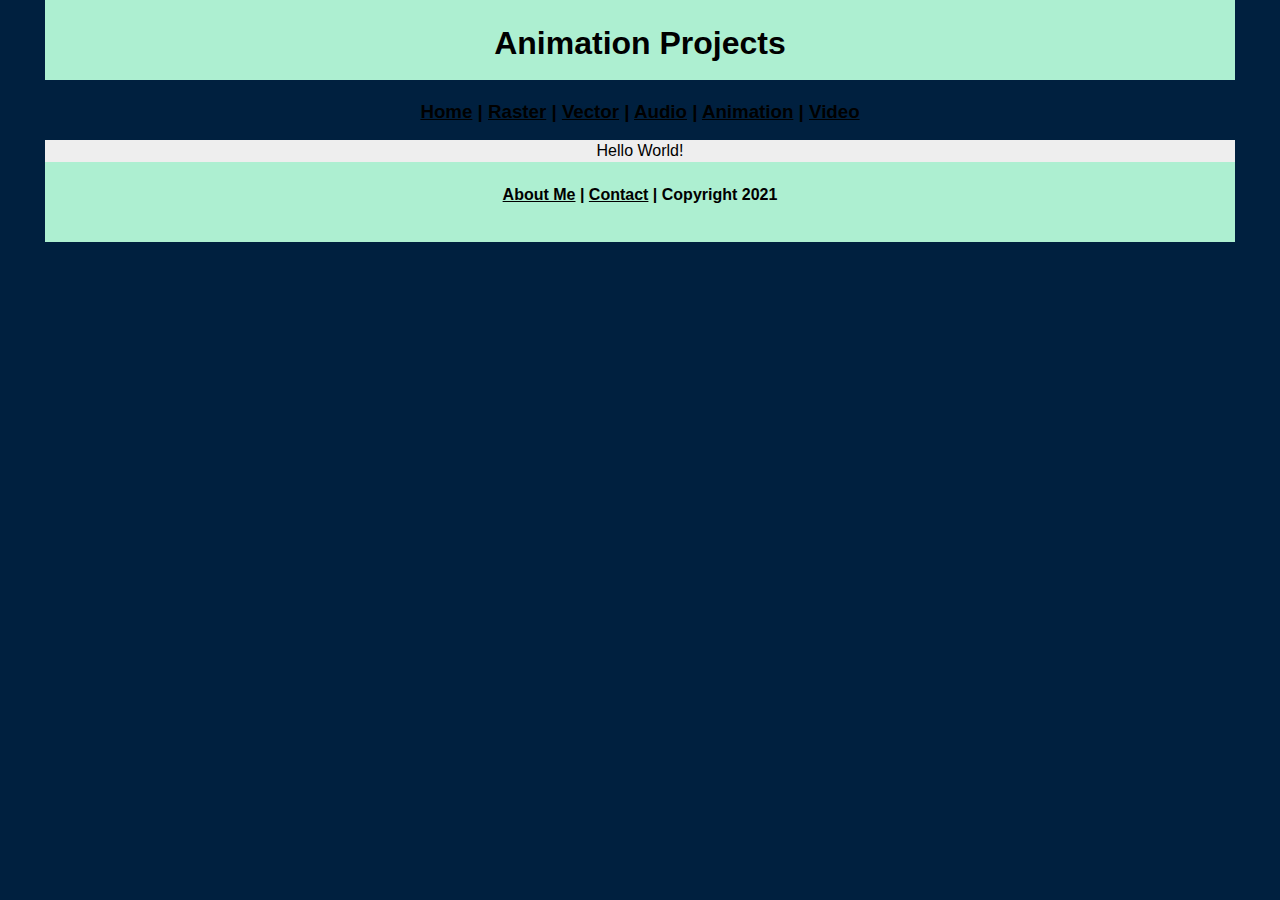
<file: animation/index.html>
<!DOCTYPE html>
<html class="homePage">
<head>
<!-- This is a comment! Text here will be ignored by the browser. -->
<meta charset="UTF-8">
<title>Animation Projects</title>
<link href="../myCSS.css" rel="stylesheet" type="text/css">
</head>
<body>
<div class="container">
<div class="header">
<h1>Animation Projects</h1>
</div>
<div class="nav">
<h3><a href="../index.html">Home</a> | <a href="../raster/index.html">Raster</a><a> </a> | <a href="../vector/index.html">Vector</a> | <a href="../audio/index.html">Audio</a> | <a href="index.html">Animation</a> | <a href="../video/index.html">Video</a></h3>
</div>
<div class="content">Hello World!</div>
<div class="footer">
<h4><a href="../aboutme.html">About Me</a> | <a href="mailto:leokim9657@gmail.com">Contact</a> | Copyright 2021</h4>
</div>
</div>
</body>
</html>
</file>
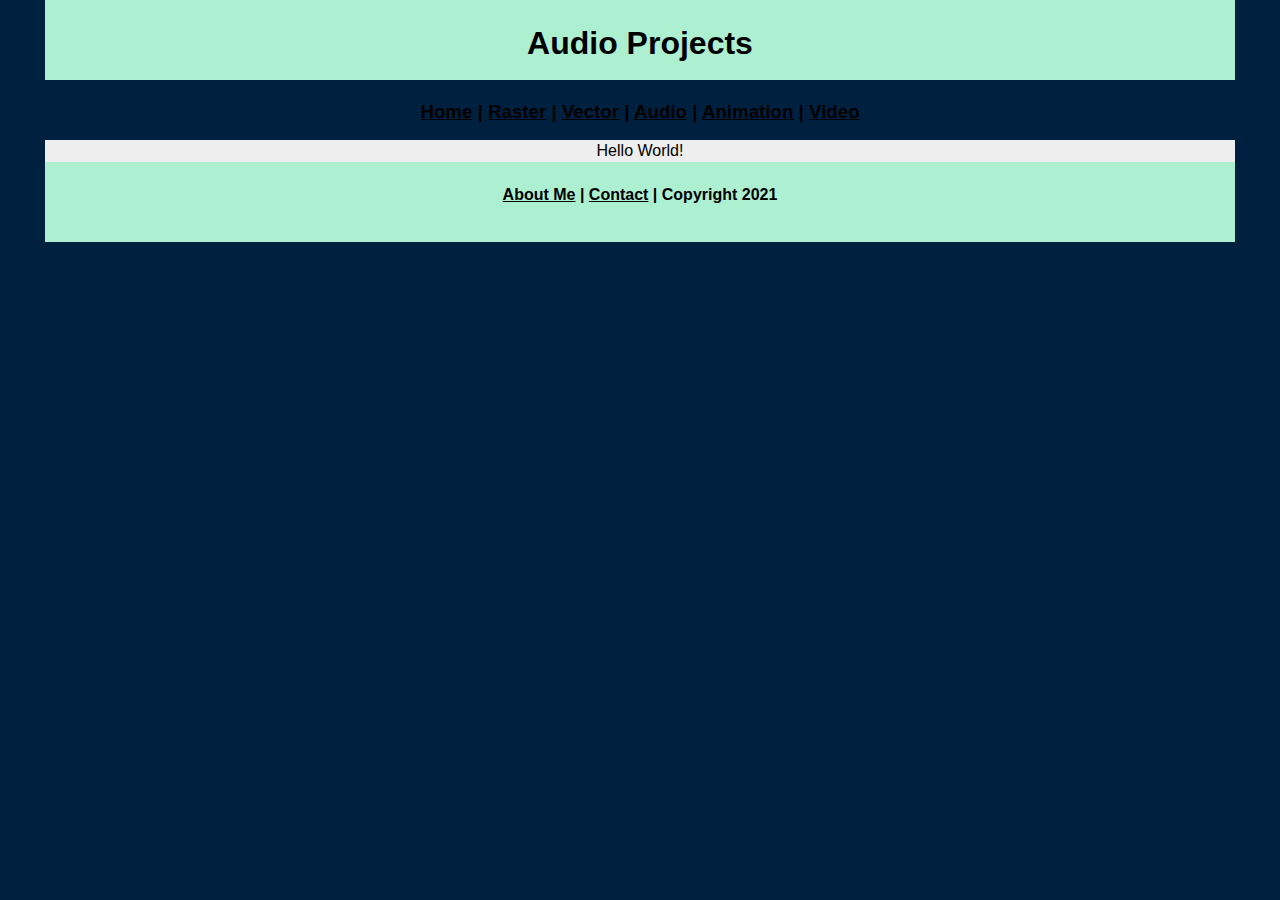
<file: audio/index.html>
<!DOCTYPE html>
<html class="homePage">
<head>
<!-- This is a comment! Text here will be ignored by the browser. -->
<meta charset="UTF-8">
<title>Audio Projects</title>
<link href="../myCSS.css" rel="stylesheet" type="text/css">
</head>
<body>
<div class="container">
<div class="header">
<h1>Audio Projects</h1>
</div>
<div class="nav">
<h3><a href="../index.html">Home</a> | <a href="../index.html">Raster</a><a> </a> | <a href="../vector/index.html">Vector</a> | <a href="index.html">Audio</a> | <a href="../animation/index.html">Animation</a> | <a href="../video/index.html">Video</a></h3>
</div>
<div class="content">Hello World!</div>
<div class="footer">
<h4><a href="../aboutme.html">About Me</a> | <a href="mailto:leokim9657@gmail.com">Contact</a> | Copyright 2021</h4>
</div>
</div>
</body>
</html>
</file>
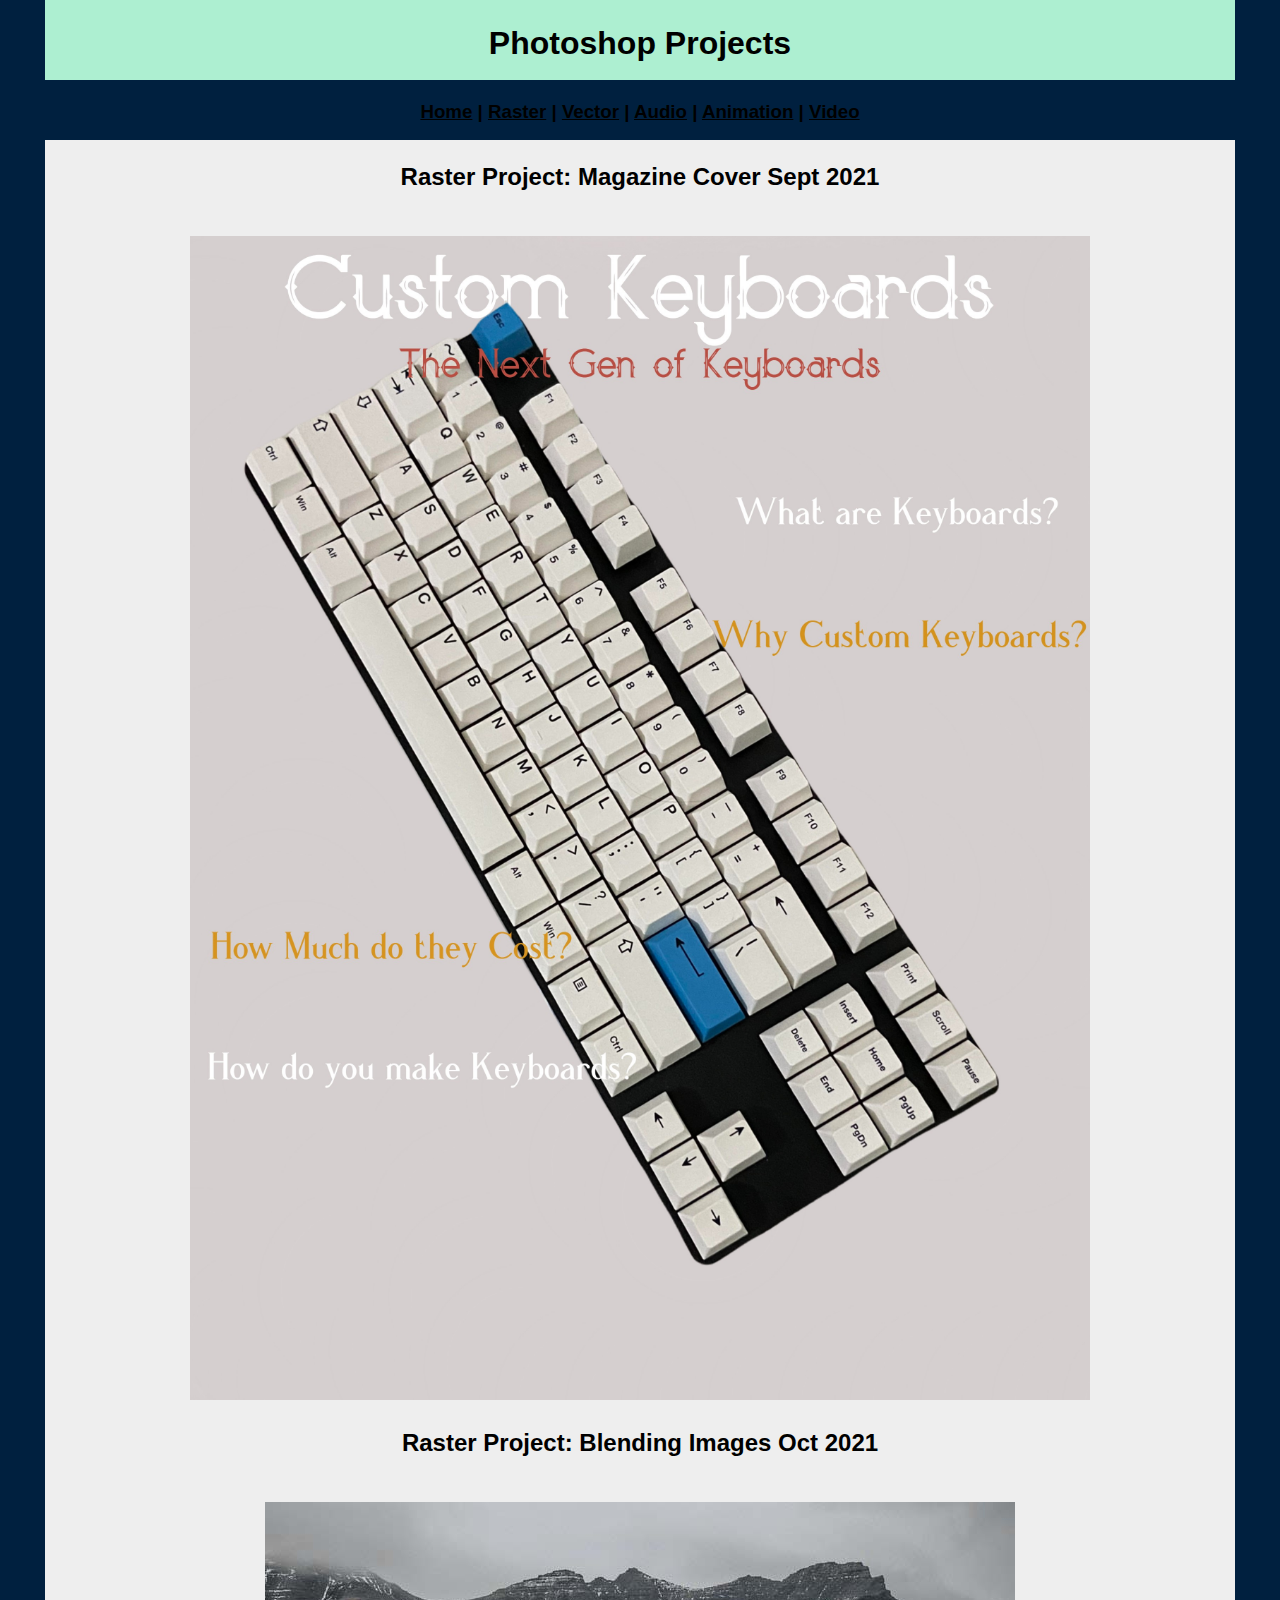
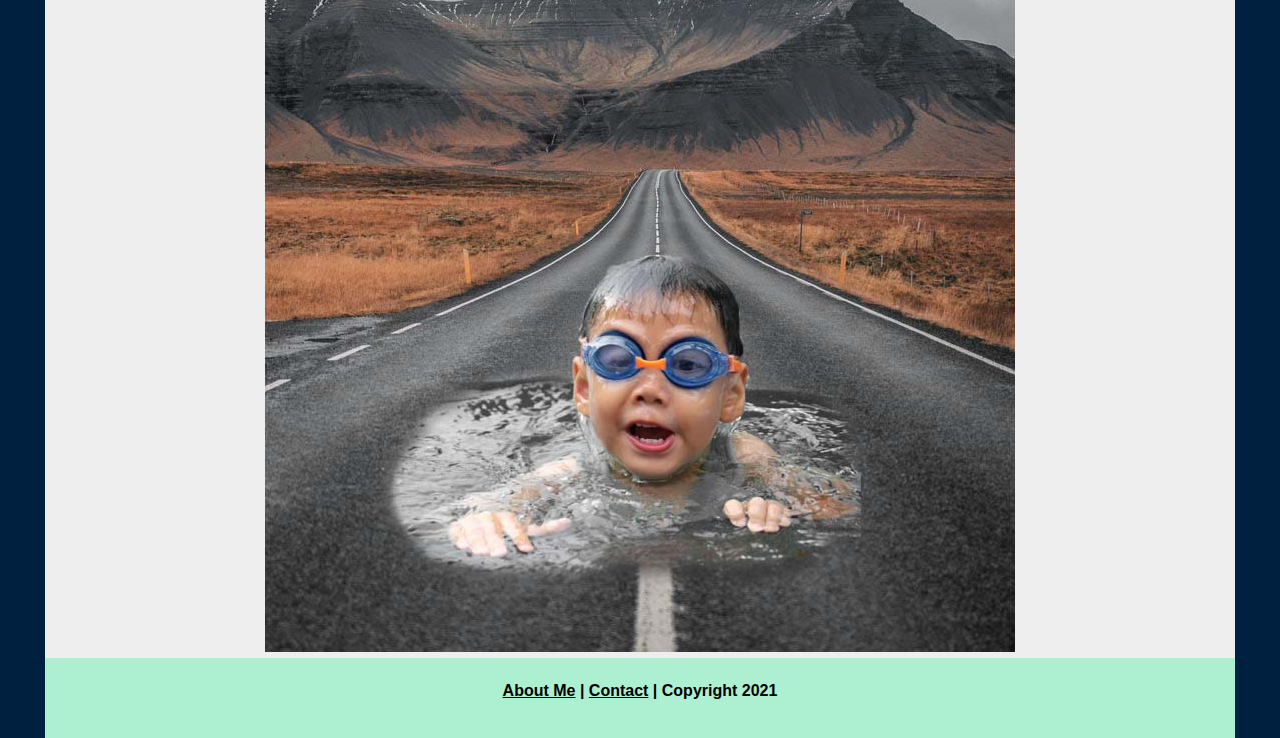
<file: raster/index.html>
<!DOCTYPE html>
<html class="homePage">
<head>
<!-- This is a comment! Text here will be ignored by the browser. -->
<meta charset="UTF-8">
<title>Raster Projects</title>
<link href="../myCSS.css" rel="stylesheet" type="text/css">
</head>
<body>
<div class="container">
<div class="header">
<h1>Photoshop Projects</h1>
</div>
<div class="nav">
<h3><a href="../index.html">Home</a> | <a href="index.html">Raster</a><a> </a> | <a href="../vector/index.html">Vector</a> | <a href="../audio/index.html">Audio</a> | <a href="../animation/index.html">Animation</a> | <a href="../video/index.html">Video</a></h3>
</div>
<div class="content">
  <h2>Raster Project: Magazine Cover Sept 2021</h2>
  <br><img src="MagCover.jpg" width="900" height="1164"></br>
  <h2>Raster Project: Blending Images Oct 2021</h2>
  <br><img src="BlendedImage.jpg" width="750" height="750"></br>
</div>
<div class="footer">
<h4><a href="../aboutme.html">About Me</a> | <a href="mailto:leokim9657@gmail.com">Contact</a> | Copyright 2021</h4>
</div>
</div>
</body>
</html>
</file>
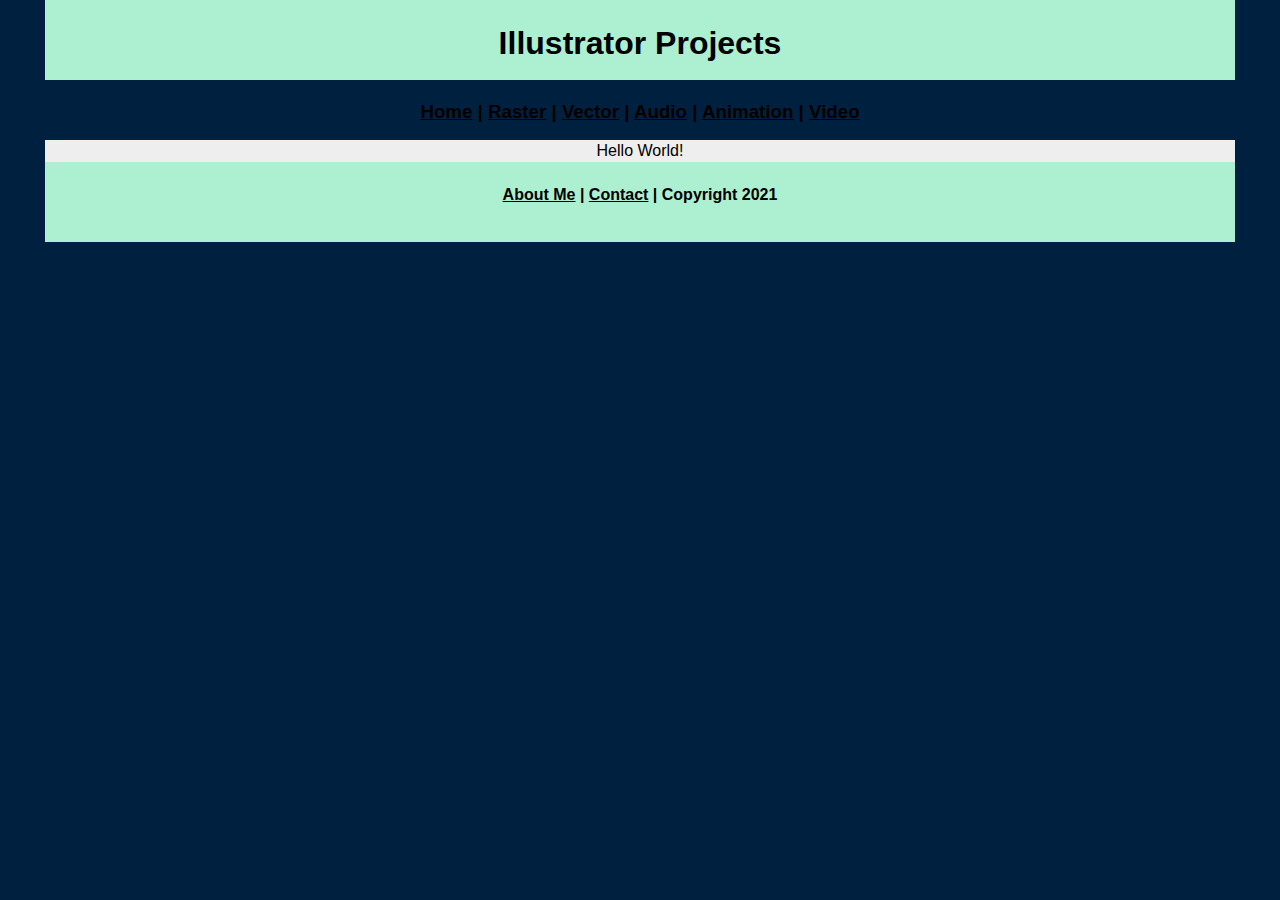
<file: vector/index.html>
<!DOCTYPE html>
<html class="homePage">
<head>
<!-- This is a comment! Text here will be ignored by the browser. -->
<meta charset="UTF-8">
<title>Vector Projects</title>
<link href="../myCSS.css" rel="stylesheet" type="text/css">
</head>
<body>
<div class="container">
<div class="header">
<h1>Illustrator Projects</h1>
</div>
<div class="nav">
<h3><a href="../index.html">Home</a> | <a href="../index.html">Raster</a><a> </a> | <a href="index.html">Vector</a> | <a href="../audio/index.html">Audio</a> | <a href="../animation/index.html">Animation</a> | <a href="../video/index.html">Video</a></h3>
</div>
<div class="content">Hello World!</div>
<div class="footer">
<h4><a href="../aboutme.html">About Me</a> | <a href="mailto:leokim9657@gmail.com">Contact</a> | Copyright 2021</h4>
</div>
</div>
</body>
</html>
</file>
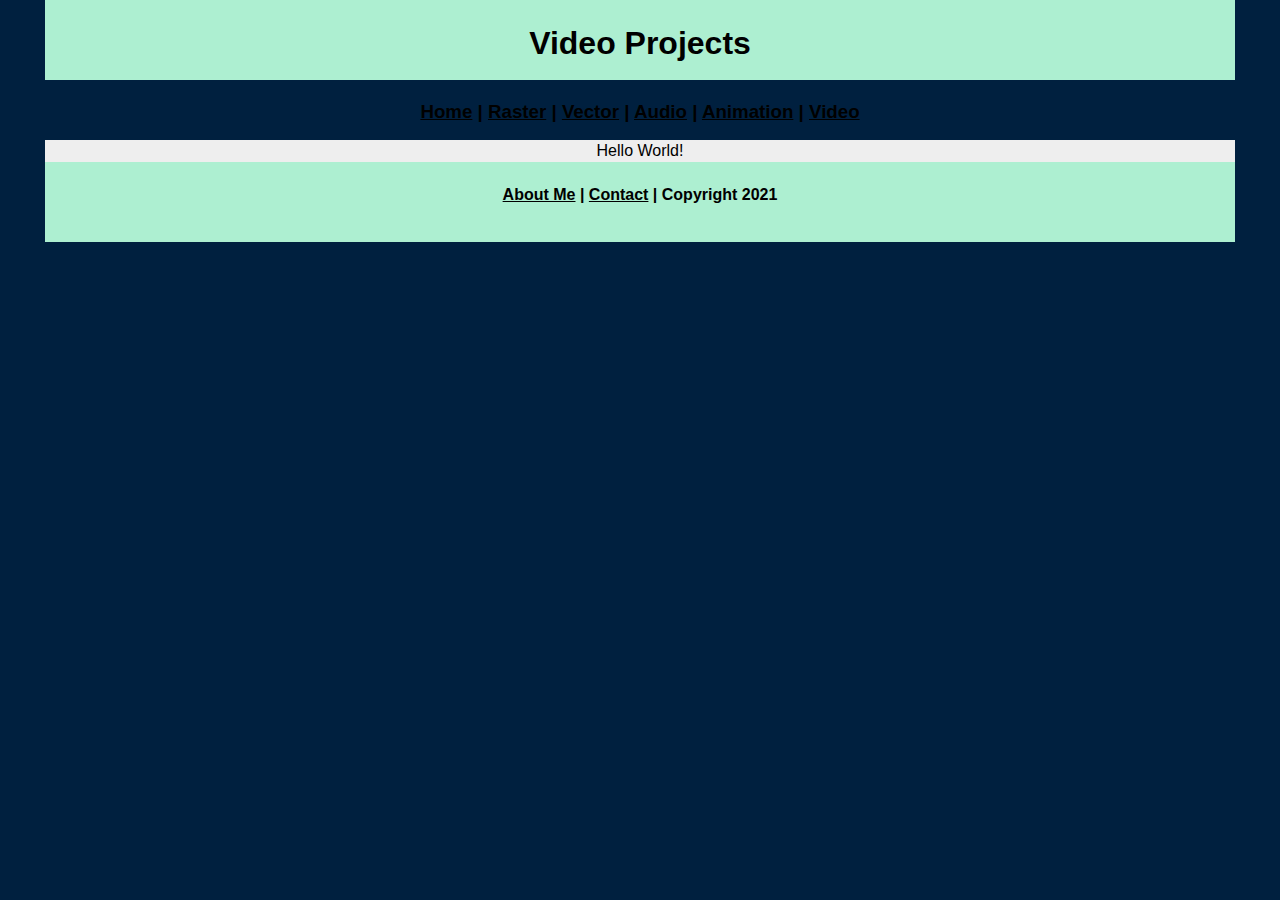
<file: video/index.html>
<!DOCTYPE html>
<html class="homePage">
<head>
<!-- This is a comment! Text here will be ignored by the browser. -->
<meta charset="UTF-8">
<title>Video Projects</title>
<link href="../myCSS.css" rel="stylesheet" type="text/css">
</head>
<body>
<div class="container">
<div class="header">
<h1>Video Projects</h1>
</div>
<div class="nav">
<h3><a href="../index.html">Home</a> | <a href="../raster/index.html">Raster</a><a> </a> | <a href="../vector/index.html">Vector</a> | <a href="../audio/index.html">Audio</a> | <a href="../animation/index.html">Animation</a> | <a href="index.html">Video</a></h3>
</div>
<div class="content">Hello World!</div>
<div class="footer">
<h4><a href="../aboutme.html">About Me</a> | <a href="mailto:leokim9657@gmail.com">Contact</a> | Copyright 2021</h4>
</div>
</div>
</body>
</html>
</file>
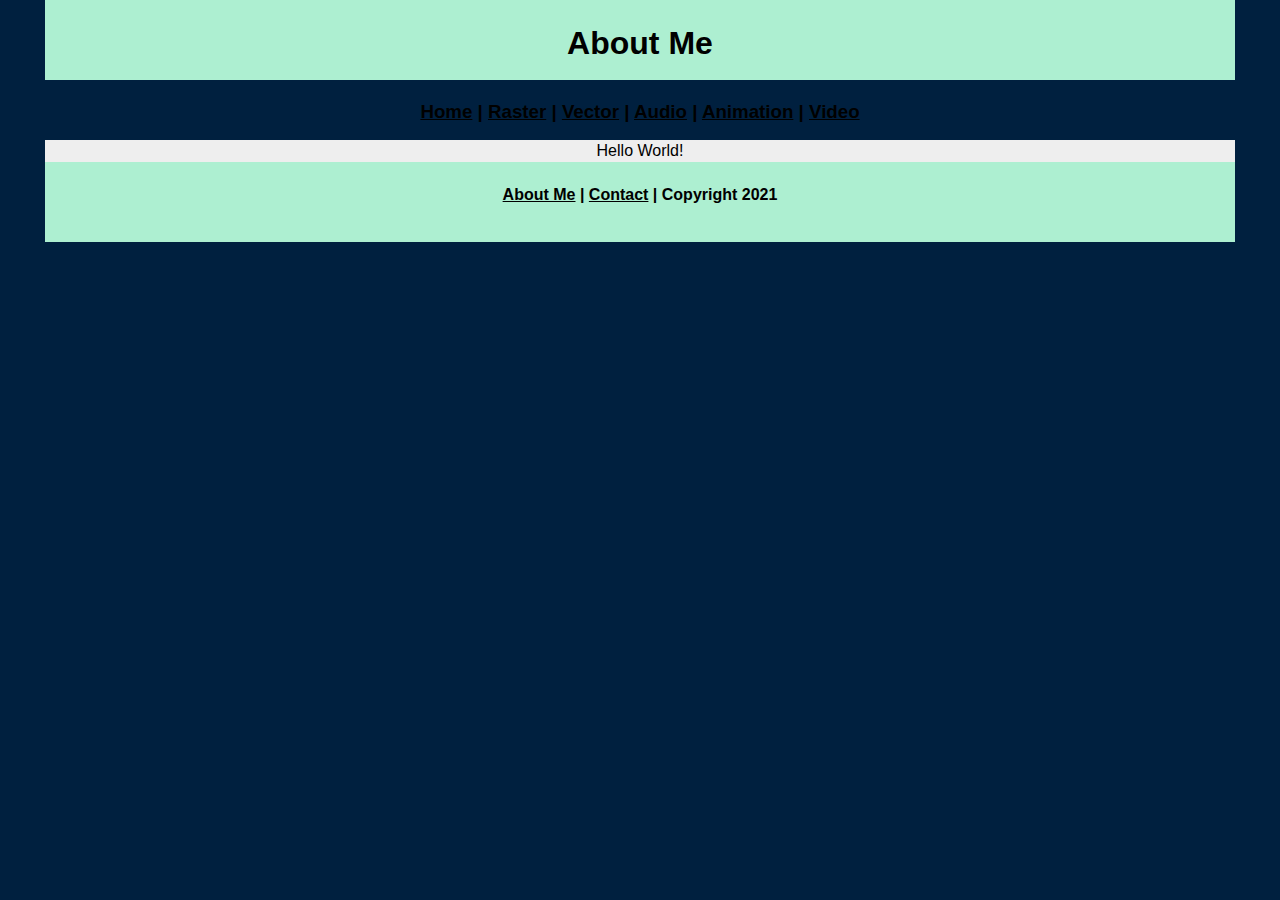
<file: aboutme.html>
<!DOCTYPE html>
<html class="homePage">
<head>
	<!-- This is a comment! Text here will be ignored by the browser. -->
	<meta charset="UTF-8">
	<title>Leo Kim's About Me</title>
	<link href="myCSS.css" rel="stylesheet" type="text/css">
</head>
<body>
<div class="container">
  <div class="header">
  	<h1>About Me</h1>
  </div>
  <div class="nav">
    <h3><a href="index.html">Home</a> | <a href="raster/index.html">Raster</a> | <a href="vector/index.html">Vector</a> | <a href="audio/index.html">Audio</a> | <a href="animation/index.html">Animation</a> | <a href="video/index.html">Video</a></h3>
  </div>
  <div class="content">Hello World!</div>
  <div class="footer">
    <h4><a href="aboutme.html">About Me</a> | <a href="mailto:leokim9657@gmail.com">Contact</a> | Copyright 2021</h4>
  </div>
</div>
</body>
</html>
</file>
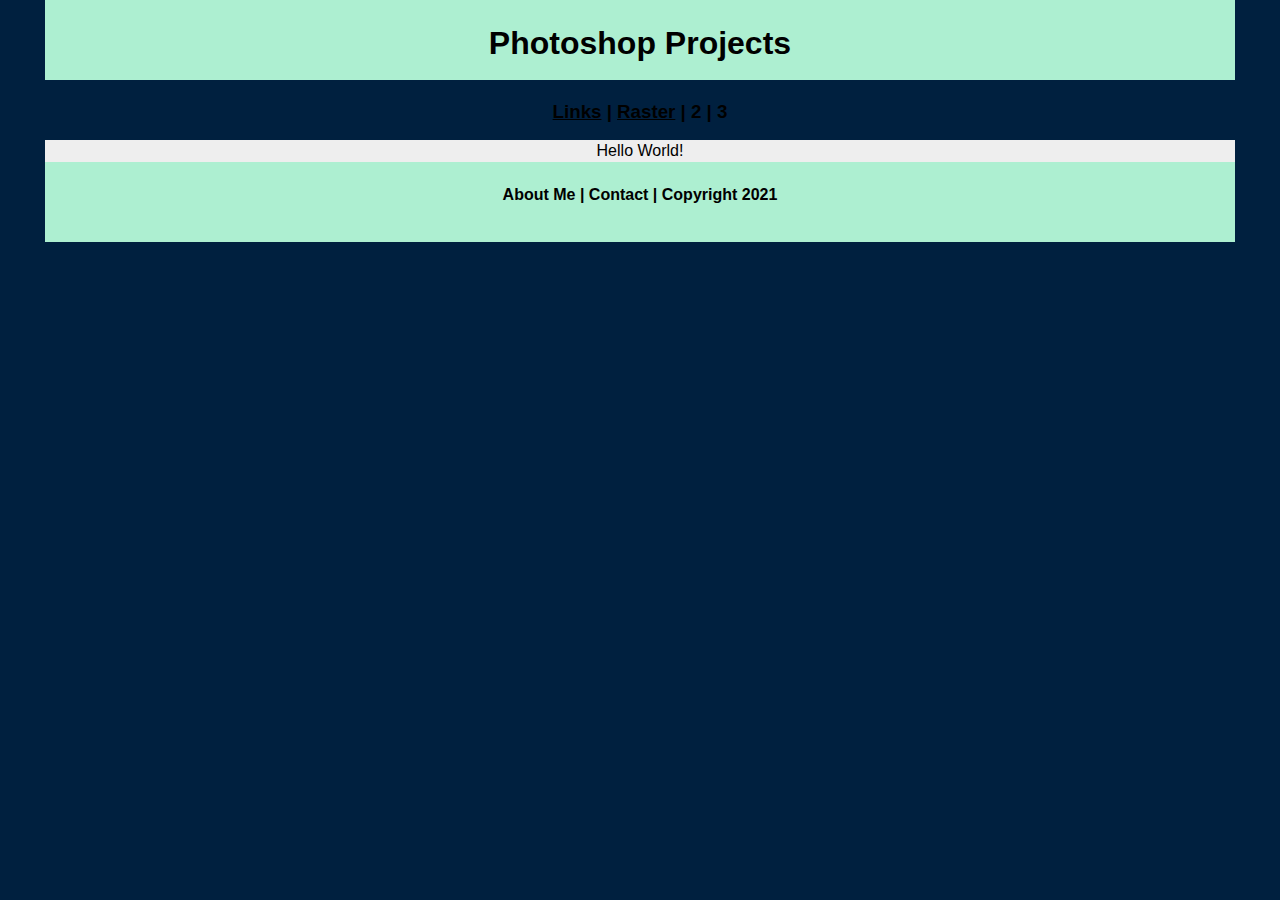
<file: raster/index (1).html>
<!DOCTYPE html>
<html class="homePage">
<head>
	<!-- This is a comment! Text here will be ignored by the browser. -->
	<meta charset="UTF-8">
	<title>My Portfolio</title>
	<link href="../myCSS.css" rel="stylesheet" type="text/css">
</head>
<body>
<div class="container">
  <div class="header">
  	<h1>Photoshop Projects</h1>
  </div>
  <div class="nav">
    <h3><a href="../index.html">Links</a> | <a href="index.html">Raster</a><a> </a>| 2 | 3</h3>
  </div>
  <div class="content">Hello World!</div>
  <div class="footer">
    <h4>About Me | Contact | Copyright 2021</h4>
  </div>
</div>
</body>
</html>
</file>
<file: myCSS.css>
@charset "UTF-8";
/* This is a comment! Text here will be ignored by the browser. */
body {
	 font: 100%/1.4 Verdana, Arial, Helvetica, sans-serif;
    	 background-color: #FFFFFF;
    	 margin: 0;
     	 padding: 0;
    	 color: #000;
}
.homePage {
	background: #00203F;
}
.container {
	width: 93%;
	margin: 0 auto;
}
.header {
	background: #ADEFD1;
	text-align: center;
	margin: 0px;
	padding: 5;
	float: left;
	width: 100%;
	height: 80px;
	
}
.nav {
	background: #00203F;
	margin: 0px;
	padding: 5;
	float: left;
	width: 100%;
	height: 60px;
	text-align: center;
}
.content {
	background: #EEEEEE;
	margin: 0px;
	float: left;
	width: 100%;
	text-align: center;
}
.footer {
	background: #ADEFD1;
	margin: 0px;
	float: left;
	width: 100%;
	height: 80px;
	text-align: center;
}
a:link {
     color: #000000;
}
a:visited {
     color: #ADEFD1;
}
a:hover, a:active, a:focus { 
     text-decoration: underline;
}
</file>
